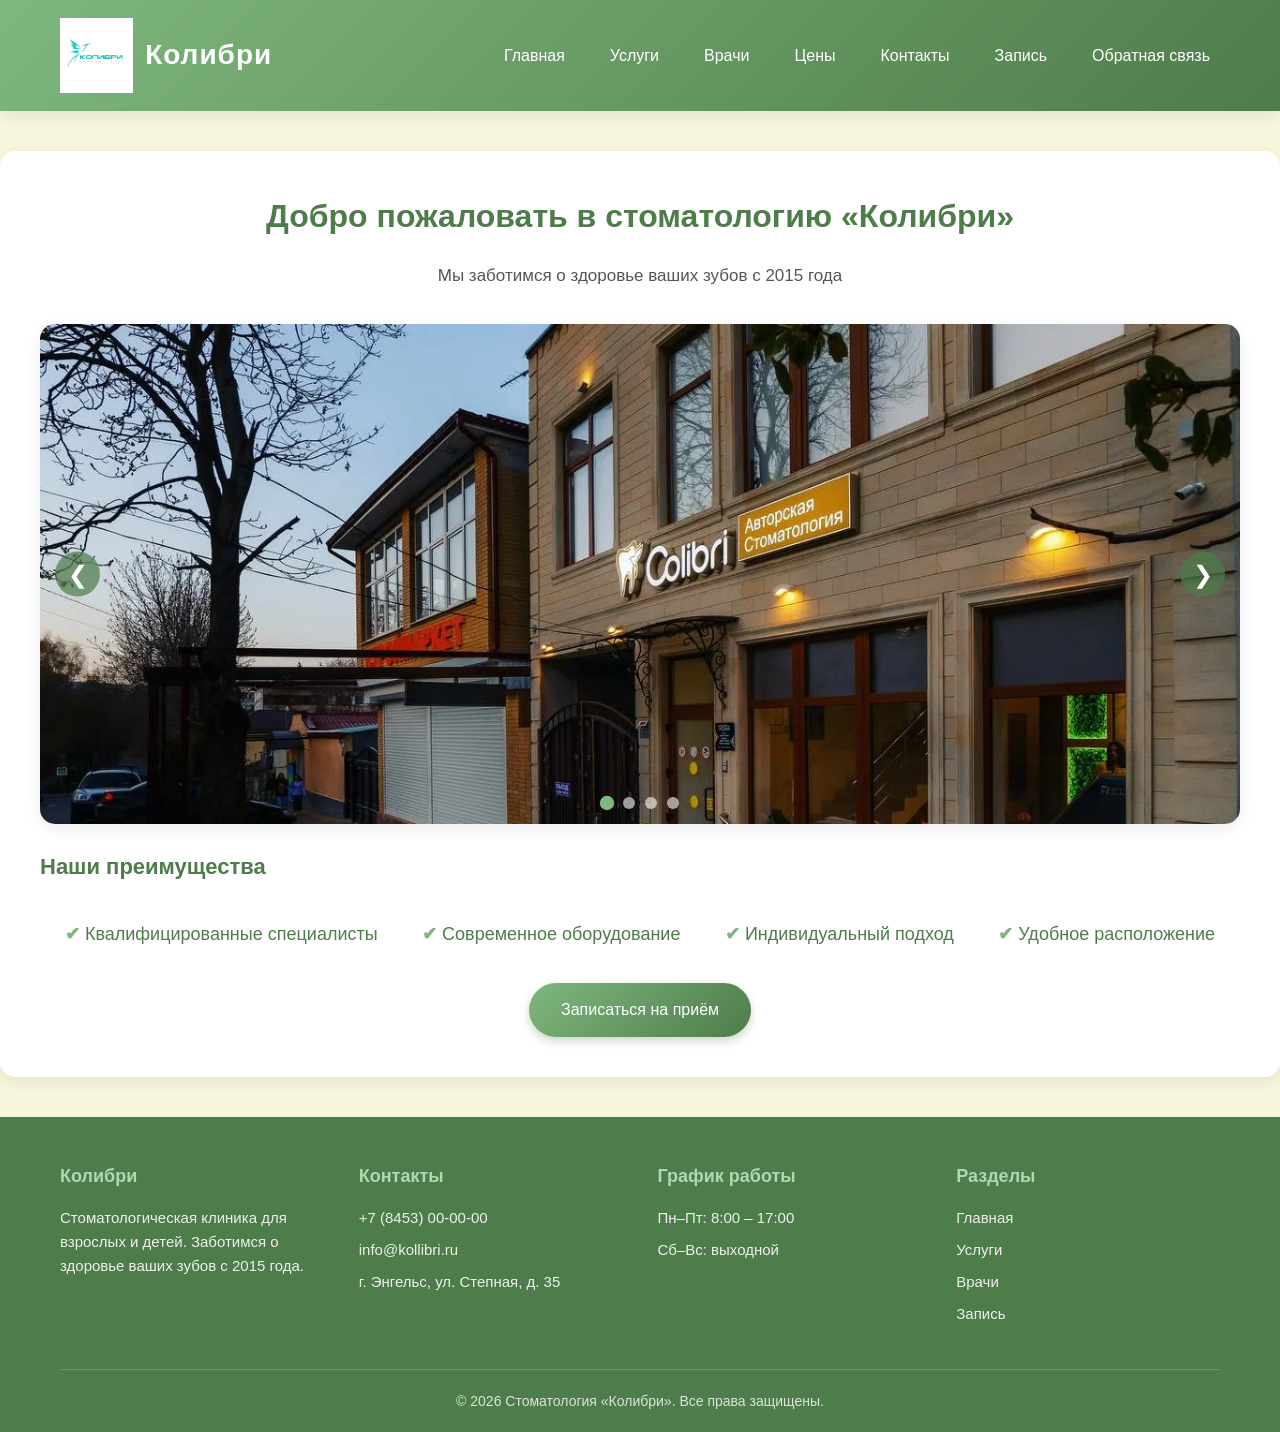
<file: index.html>
<!DOCTYPE html>
<html lang="ru">
<head>
    <meta charset="UTF-8">
    <title>Стоматология «Колибри» — Главная</title>
    <link rel="stylesheet" href="css/style.css">
</head>
<body>

<!-- ===== ШАПКА САЙТА ===== -->
<header class="header">
    <a href="index.html" class="logo">
        <img src="img/logo.jpg" alt="Логотип Колибри">
        <span>Колибри</span>
    </a>
    <nav class="nav">
        <a href="index.html">Главная</a>
        <a href="services.html">Услуги</a>
        <a href="doctors.html">Врачи</a>
        <a href="prices.html">Цены</a>
        <a href="contacts.html">Контакты</a>
        <a href="appointment.html">Запись</a>
        <a href="feedback.html">Обратная связь</a>
    </nav>
</header>

<!-- ===== ОСНОВНОЙ КОНТЕНТ ===== -->
<main class="main">
    <h1>Добро пожаловать в стоматологию «Колибри»</h1>
    <p class="page-subtitle">Мы заботимся о здоровье ваших зубов с 2015 года</p>

    <!-- Блок: галерея фото клиники -->
    <div class="gallery">
        <div class="gallery-track">
            <img src="img/vhod.jpg" alt="Вход в клинику">
            <img src="img/vnutri.jpg" alt="Кабинет">
            <img src="img/cab.jpg" alt="Ресепшн">
            <img src="img/cab2.jpg" alt="Оборудование">
        </div>
        <button type="button" class="gallery-btn gallery-prev">&#10094;</button>
        <button type="button" class="gallery-btn gallery-next">&#10095;</button>
        <div class="gallery-dots"></div>
    </div>

    <h2>Наши преимущества</h2>
    <ul class="advantages">
        <li>Квалифицированные специалисты</li>
        <li>Современное оборудование</li>
        <li>Индивидуальный подход</li>
        <li>Удобное расположение</li>
    </ul>

    <div style="text-align:center;">
        <a href="appointment.html" class="btn">Записаться на приём</a>
    </div>
</main>

<!-- ===== ПОДВАЛ САЙТА ===== -->
<footer class="footer">
    <div class="footer-content">
        <div class="footer-col">
            <h3>Колибри</h3>
            <p>Стоматологическая клиника для взрослых и детей. Заботимся о здоровье ваших зубов с 2015 года.</p>
        </div>
        <div class="footer-col">
            <h3>Контакты</h3>
            <p><a href="tel:+78453000000">+7 (8453) 00-00-00</a></p>
            <p><a href="mailto:info@kollibri.ru">info@kollibri.ru</a></p>
            <p>г. Энгельс, ул. Степная, д. 35</p>
        </div>
        <div class="footer-col">
            <h3>График работы</h3>
            <p>Пн–Пт: 8:00 – 17:00</p>
            <p>Сб–Вс: выходной</p>
        </div>
        <div class="footer-col">
            <h3>Разделы</h3>
            <p><a href="index.html">Главная</a></p>
            <p><a href="services.html">Услуги</a></p>
            <p><a href="doctors.html">Врачи</a></p>
            <p><a href="appointment.html">Запись</a></p>
        </div>
    </div>
    <div class="footer-bottom">
        <p>© 2026 Стоматология «Колибри». Все права защищены.</p>
    </div>
</footer>

<script src="js/script.js"></script>
</body>
</html>
</file>
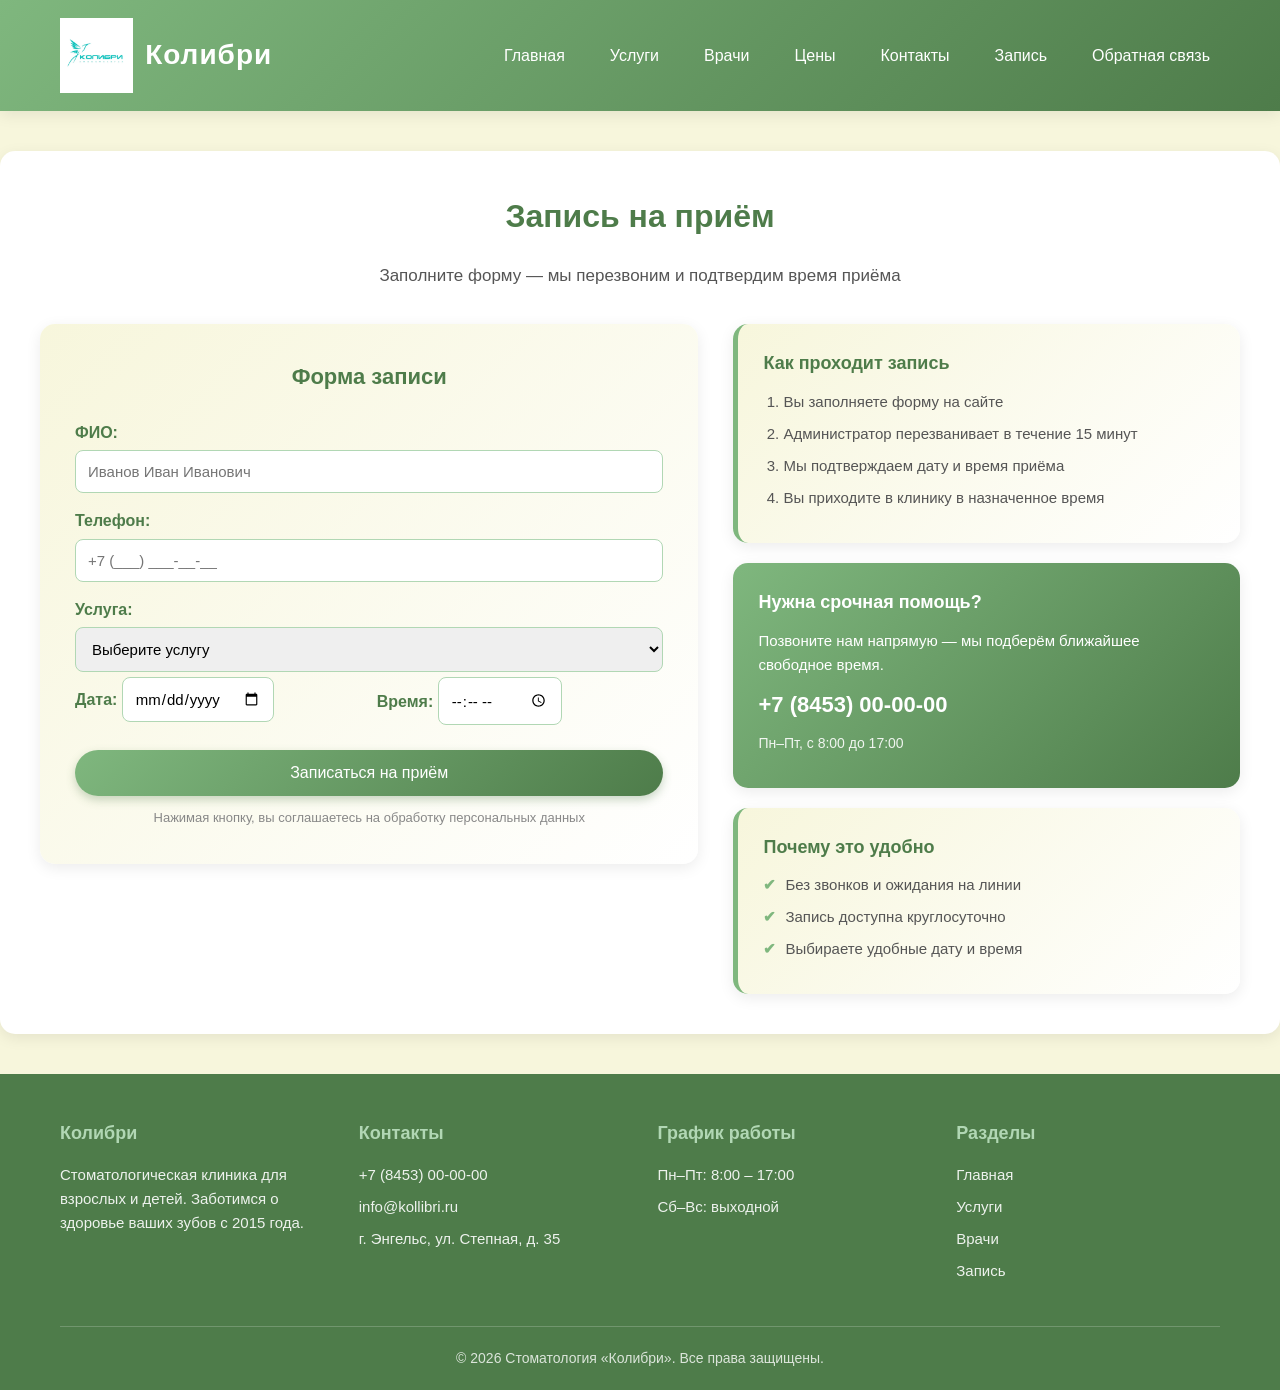
<file: appointment.html>
<!DOCTYPE html>
<html lang="ru">
<head>
    <meta charset="UTF-8">
    <title>Запись на приём — Стоматология «Колибри»</title>
    <link rel="stylesheet" href="css/style.css">
</head>
<body>

<!-- ===== ШАПКА САЙТА ===== -->
<header class="header">
  <a href="index.html" class="logo">
        <img src="img/logo.jpg" alt="Логотип Колибри">
        <span>Колибри</span>
    </a>
    <nav class="nav">
        <a href="index.html">Главная</a>
        <a href="services.html">Услуги</a>
        <a href="doctors.html">Врачи</a>
        <a href="prices.html">Цены</a>
        <a href="contacts.html">Контакты</a>
        <a href="appointment.html">Запись</a>
        <a href="feedback.html">Обратная связь</a>
    </nav>
</header>

<!-- ===== ОСНОВНОЙ КОНТЕНТ ===== -->
<main class="main">
    <h1>Запись на приём</h1>
    <p class="page-subtitle">Заполните форму — мы перезвоним и подтвердим время приёма</p>

    <div class="appointment-grid">

        <!-- Блок: форма онлайн-записи -->
        <!-- Атрибут action убран, чтобы браузер не знал, куда отправлять данные -->
        <form class="form" method="post" onsubmit="return validateAndSubmit(event)">
            <h2>Форма записи</h2>

            <label>ФИО:</label>
            <input type="text" name="name" placeholder="Иванов Иван Иванович" required>

            <label>Телефон:</label>
            <input type="tel" name="phone" placeholder="+7 (___) ___-__-__" required>

            <label>Услуга:</label>
            <select name="service" required>
                <option value="">Выберите услугу</option>
                <option>Терапия</option>
            <option>Ортодонтия</option>
            <option>Имплантация</option>
            <option>Детская стоматология</option>
            </select>

            <div class="form-row">
                <div>
                    <label>Дата:</label>
                    <input type="date" name="date" required>
                </div>
                <div>
                    <label>Время:</label>
                    <input type="time" name="time" required>
                </div>
            </div>

            <button type="submit" class="btn">Записаться на приём</button>
            <p class="form-hint">Нажимая кнопку, вы соглашаетесь на обработку персональных данных</p>
        </form>

        <!-- Блок: полезная информация -->
        <aside class="appointment-info">
            <div class="info-card">
                <h3>Как проходит запись</h3>
                <ol class="steps-list">
                    <li>Вы заполняете форму на сайте</li>
                    <li>Администратор перезванивает в течение 15 минут</li>
                    <li>Мы подтверждаем дату и время приёма</li>
                    <li>Вы приходите в клинику в назначенное время</li>
                </ol>
            </div>

            <div class="info-card accent">
                <h3>Нужна срочная помощь?</h3>
                <p>Позвоните нам напрямую — мы подберём ближайшее свободное время.</p>
                <p class="phone">+7 (8453) 00-00-00</p>
                <p class="work-time">Пн–Пт, с 8:00 до 17:00</p>
            </div>

            <div class="info-card">
                <h3>Почему это удобно</h3>
                <ul class="benefits-list">
                    <li>Без звонков и ожидания на линии</li>
                    <li>Запись доступна круглосуточно</li>
                    <li>Выбираете удобные дату и время</li>
                </ul>
            </div>
        </aside>
    </div>
</main>

<!-- ===== ПОДВАЛ САЙТА ===== -->
<footer class="footer">
    <div class="footer-content">
        <div class="footer-col">
            <h3>Колибри</h3>
            <p>Стоматологическая клиника для взрослых и детей. Заботимся о здоровье ваших зубов с 2015 года.</p>
        </div>
        <div class="footer-col">
            <h3>Контакты</h3>
            <p><a href="tel:+78453000000">+7 (8453) 00-00-00</a></p>
            <p><a href="mailto:info@kollibri.ru">info@kollibri.ru</a></p>
            <p>г. Энгельс, ул. Степная, д. 35</p>
        </div>
        <div class="footer-col">
            <h3>График работы</h3>
            <p>Пн–Пт: 8:00 – 17:00</p>
            <p>Сб–Вс: выходной</p>
        </div>
        <div class="footer-col">
            <h3>Разделы</h3>
            <p><a href="index.html">Главная</a></p>
            <p><a href="services.html">Услуги</a></p>
            <p><a href="doctors.html">Врачи</a></p>
            <p><a href="appointment.html">Запись</a></p>
        </div>
    </div>
    <div class="footer-bottom">
        <p>© 2026 Стоматология «Колибри». Все права защищены.</p>
    </div>
</footer>

<!-- Скрипт для проверки и имитации отправки -->
<script>
function validateAndSubmit(event) {
    // Получаем значения полей
    const phone = document.querySelector('input[name="phone"]').value.trim();
    const name = document.querySelector('input[name="name"]').value.trim();
    const service = document.querySelector('select[name="service"]').value;
    const date = document.querySelector('input[name="date"]').value;
    const time = document.querySelector('input[name="time"]').value;

    // Регулярное выражение для строгой проверки российского номера
    const phonePattern = /^(\+7|8)?[\s\-]?$?\d{3}$?[\s\-]?\d{3}[\s\-]?\d{2}[\s\-]?\d{2}$/;

    // Проверяем телефон
    if (!phonePattern.test(phone)) {
        alert('Пожалуйста, введите корректный номер телефона (например: +7 (999) 123-45-67)');
        event.preventDefault(); 
        return false;
    }

    // Проверяем, что все обязательные поля заполнены
    if (!name || !service || !date || !time) {
        alert('Пожалуйста, заполните все поля формы.');
        event.preventDefault();
        return false;
    }

    // Имитация отправки данных
    alert('Заявка успешно отправлена! Администратор свяжется с вами в течение 15 минут.');

    // Очистка всех полей формы после успешной "отправки"
    event.target.reset();

    // ГЛАВНАЯ СТРОКА: она окончательно блокирует любое действие браузера по умолчанию
    event.preventDefault();
    return false;
}
</script>

</body>
</html>
</file>
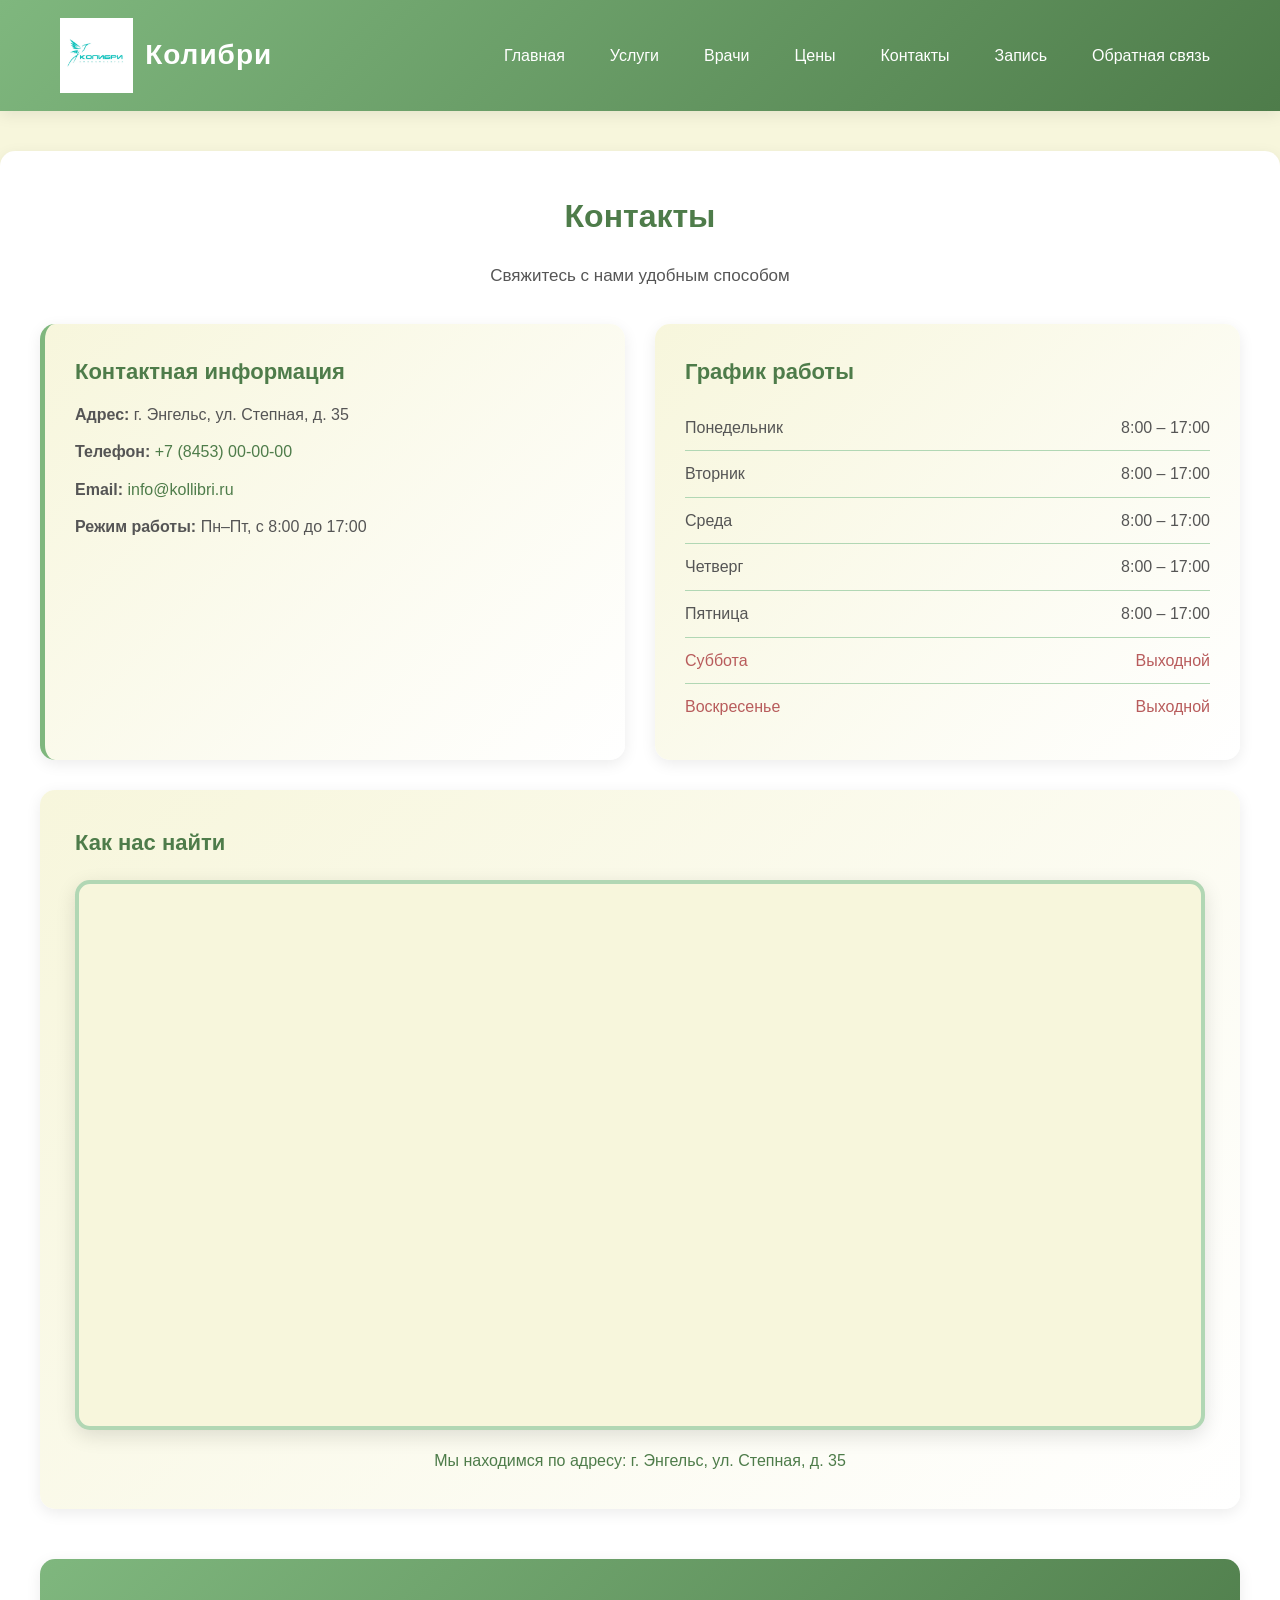
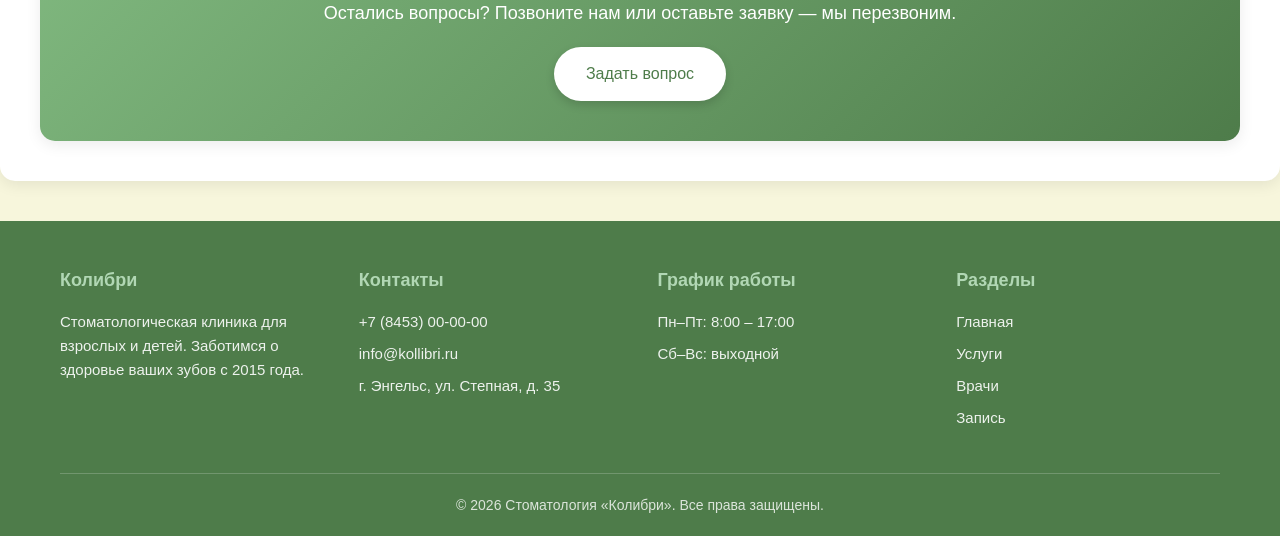
<file: contacts.html>
<!DOCTYPE html>
<html lang="ru">
<head>
    <meta charset="UTF-8">
    <title>Контакты — Стоматология «Колибри»</title>
    <link rel="stylesheet" href="css/style.css">
</head>
<body>

<!-- ===== ШАПКА САЙТА ===== -->
<header class="header">
    <a href="index.html" class="logo">
        <img src="img/logo.jpg" alt="Логотип Колибри">
        <span>Колибри</span>
    </a>
    <nav class="nav">
        <a href="index.html">Главная</a>
        <a href="services.html">Услуги</a>
        <a href="doctors.html">Врачи</a>
        <a href="prices.html">Цены</a>
        <a href="contacts.html">Контакты</a>
        <a href="appointment.html">Запись</a>
        <a href="feedback.html">Обратная связь</a>
    </nav>
</header>

<!-- ===== ОСНОВНОЙ КОНТЕНТ ===== -->
<main class="main">
    <h1>Контакты</h1>
    <p class="page-subtitle">Свяжитесь с нами удобным способом</p>

    <!-- Блок: контакты + график -->
    <div class="contacts-grid">

        <div class="contact-info">
            <h2>Контактная информация</h2>
            <p><strong>Адрес:</strong> г. Энгельс, ул. Степная, д. 35</p>
            <p><strong>Телефон:</strong> <a href="tel:+78453000000">+7 (8453) 00-00-00</a></p>
            <p><strong>Email:</strong> <a href="mailto:info@kollibri.ru">info@kollibri.ru</a></p>
            <p><strong>Режим работы:</strong> Пн–Пт, с 8:00 до 17:00</p>
        </div>

        <div class="schedule">
            <h2>График работы</h2>
            <ul class="schedule-list">
                <li><span>Понедельник</span><span>8:00 – 17:00</span></li>
                <li><span>Вторник</span><span>8:00 – 17:00</span></li>
                <li><span>Среда</span><span>8:00 – 17:00</span></li>
                <li><span>Четверг</span><span>8:00 – 17:00</span></li>
                <li><span>Пятница</span><span>8:00 – 17:00</span></li>
                <li class="weekend"><span>Суббота</span><span>Выходной</span></li>
                <li class="weekend"><span>Воскресенье</span><span>Выходной</span></li>
            </ul>
        </div>

    </div>

    <!-- Блок: карта -->
    <div class="map-block">
        <h2>Как нас найти</h2>
        <div class="map-container">
            <iframe 
                src="https://yandex.ru/map-widget/v1/?text=Энгельс%2C%20Степная%2035&z=16"
                width="100%" 
                height="100%" 
                frameborder="0"
                title="Карта проезда к стоматологии Колибри"
                loading="lazy"
                allowfullscreen>
            </iframe>
        </div>
        <p class="map-hint">Мы находимся по адресу: г. Энгельс, ул. Степная, д. 35</p>
    </div>

    <!-- Блок: призыв к действию -->
    <div class="cta-block">
        <p>Остались вопросы? Позвоните нам или оставьте заявку — мы перезвоним.</p>
        <a href="feedback.html" class="btn">Задать вопрос</a>
    </div>
</main>

<!-- ===== ПОДВАЛ САЙТА ===== -->
<footer class="footer">
    <div class="footer-content">
        <div class="footer-col">
            <h3>Колибри</h3>
            <p>Стоматологическая клиника для взрослых и детей. Заботимся о здоровье ваших зубов с 2015 года.</p>
        </div>
        <div class="footer-col">
            <h3>Контакты</h3>
            <p><a href="tel:+78453000000">+7 (8453) 00-00-00</a></p>
            <p><a href="mailto:info@kollibri.ru">info@kollibri.ru</a></p>
            <p>г. Энгельс, ул. Степная, д. 35</p>
        </div>
        <div class="footer-col">
            <h3>График работы</h3>
            <p>Пн–Пт: 8:00 – 17:00</p>
            <p>Сб–Вс: выходной</p>
        </div>
        <div class="footer-col">
            <h3>Разделы</h3>
            <p><a href="index.html">Главная</a></p>
            <p><a href="services.html">Услуги</a></p>
            <p><a href="doctors.html">Врачи</a></p>
            <p><a href="appointment.html">Запись</a></p>
        </div>
    </div>
    <div class="footer-bottom">
        <p>© 2026 Стоматология «Колибри». Все права защищены.</p>
    </div>
</footer>

</body>
</html>
</file>
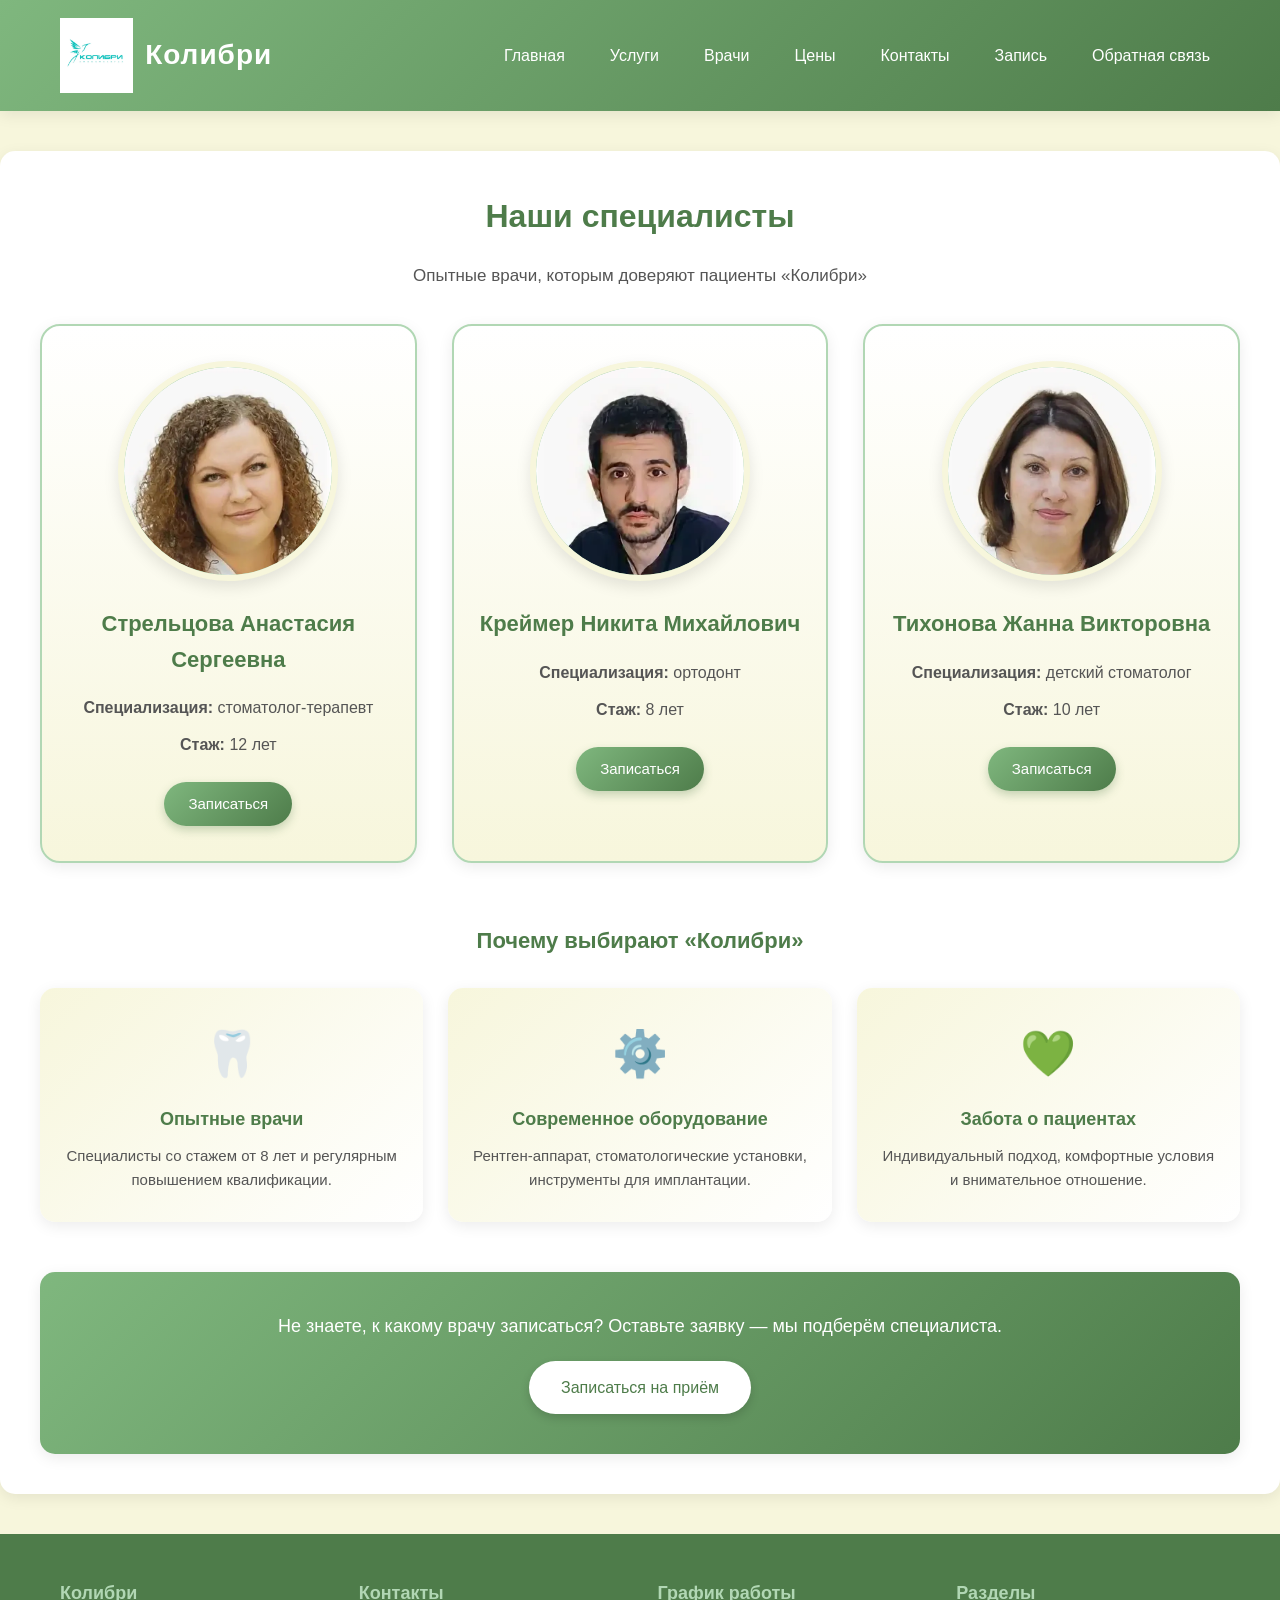
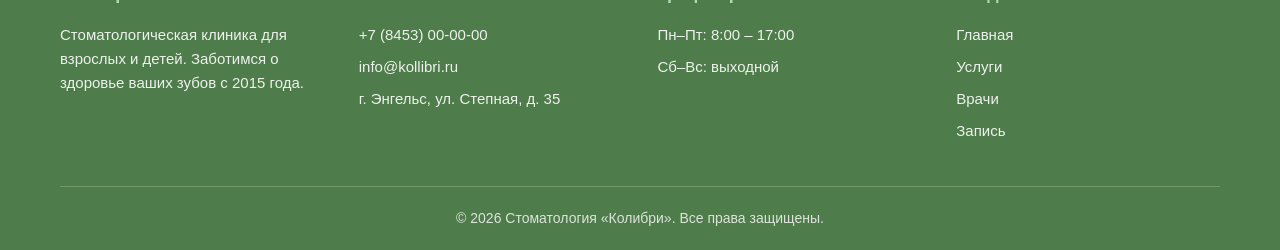
<file: doctors.html>
<!DOCTYPE html>
<html lang="ru">
<head>
    <meta charset="UTF-8">
    <title>Врачи — Стоматология «Колибри»</title>
    <link rel="stylesheet" href="css/style.css">
</head>
<body>

<!-- ===== ШАПКА САЙТА ===== -->
<header class="header">
    <a href="index.html" class="logo">
        <img src="img/logo.jpg" alt="Логотип Колибри">
        <span>Колибри</span>
    </a>
    <nav class="nav">
        <a href="index.html">Главная</a>
        <a href="services.html">Услуги</a>
        <a href="doctors.html">Врачи</a>
        <a href="prices.html">Цены</a>
        <a href="contacts.html">Контакты</a>
        <a href="appointment.html">Запись</a>
        <a href="feedback.html">Обратная связь</a>
    </nav>
</header>

<!-- ===== ОСНОВНОЙ КОНТЕНТ ===== -->
<main class="main">
    <h1>Наши специалисты</h1>
    <p class="doctors-subtitle">Опытные врачи, которым доверяют пациенты «Колибри»</p>

    <!-- Блок: сетка врачей -->
    <div class="doctors-grid">

        <div class="doctor-card">
            <div class="doctor-photo">
                <img src="img/strelec.jpg" alt="Стрельцова А.С.">
            </div>
            <h2>Стрельцова Анастасия Сергеевна</h2>
            <p><strong>Специализация:</strong> стоматолог-терапевт</p>
            <p><strong>Стаж:</strong> 12 лет</p>
            <a href="appointment.html" class="btn btn-small">Записаться</a>
        </div>

        <div class="doctor-card">
            <div class="doctor-photo">
                <img src="img/cremer.jpg" alt="Креймер Н.М.">
            </div>
            <h2>Креймер Никита Михайлович</h2>
            <p><strong>Специализация:</strong> ортодонт</p>
            <p><strong>Стаж:</strong> 8 лет</p>
            <a href="appointment.html" class="btn btn-small">Записаться</a>
        </div>

        <div class="doctor-card">
            <div class="doctor-photo">
                <img src="img/tihonova.jpg" alt="Тихонова Ж.В.">
            </div>
            <h2>Тихонова Жанна Викторовна</h2>
            <p><strong>Специализация:</strong> детский стоматолог</p>
            <p><strong>Стаж:</strong> 10 лет</p>
            <a href="appointment.html" class="btn btn-small">Записаться</a>
        </div>

    </div>

    <!-- Блок: почему выбирают нас -->
    <h2 class="clinic-title">Почему выбирают «Колибри»</h2>
    <div class="why-us">
        <div class="why-card">
            <div class="why-icon">🦷</div>
            <h3>Опытные врачи</h3>
            <p>Специалисты со стажем от 8 лет и регулярным повышением квалификации.</p>
        </div>
        <div class="why-card">
            <div class="why-icon">⚙️</div>
            <h3>Современное оборудование</h3>
            <p>Рентген-аппарат, стоматологические установки, инструменты для имплантации.</p>
        </div>
        <div class="why-card">
            <div class="why-icon">💚</div>
            <h3>Забота о пациентах</h3>
            <p>Индивидуальный подход, комфортные условия и внимательное отношение.</p>
        </div>
    </div>

    <div class="cta-block">
        <p>Не знаете, к какому врачу записаться? Оставьте заявку — мы подберём специалиста.</p>
        <a href="appointment.html" class="btn">Записаться на приём</a>
    </div>
</main>

<!-- ===== ПОДВАЛ САЙТА ===== -->
<footer class="footer">
    <div class="footer-content">
        <div class="footer-col">
            <h3>Колибри</h3>
            <p>Стоматологическая клиника для взрослых и детей. Заботимся о здоровье ваших зубов с 2015 года.</p>
        </div>
        <div class="footer-col">
            <h3>Контакты</h3>
            <p><a href="tel:+78453000000">+7 (8453) 00-00-00</a></p>
            <p><a href="mailto:info@kollibri.ru">info@kollibri.ru</a></p>
            <p>г. Энгельс, ул. Степная, д. 35</p>
        </div>
        <div class="footer-col">
            <h3>График работы</h3>
            <p>Пн–Пт: 8:00 – 17:00</p>
            <p>Сб–Вс: выходной</p>
        </div>
        <div class="footer-col">
            <h3>Разделы</h3>
            <p><a href="index.html">Главная</a></p>
            <p><a href="services.html">Услуги</a></p>
            <p><a href="doctors.html">Врачи</a></p>
            <p><a href="appointment.html">Запись</a></p>
        </div>
    </div>
    <div class="footer-bottom">
        <p>© 2026 Стоматология «Колибри». Все права защищены.</p>
    </div>
</footer>

</body>
</html>
</file>
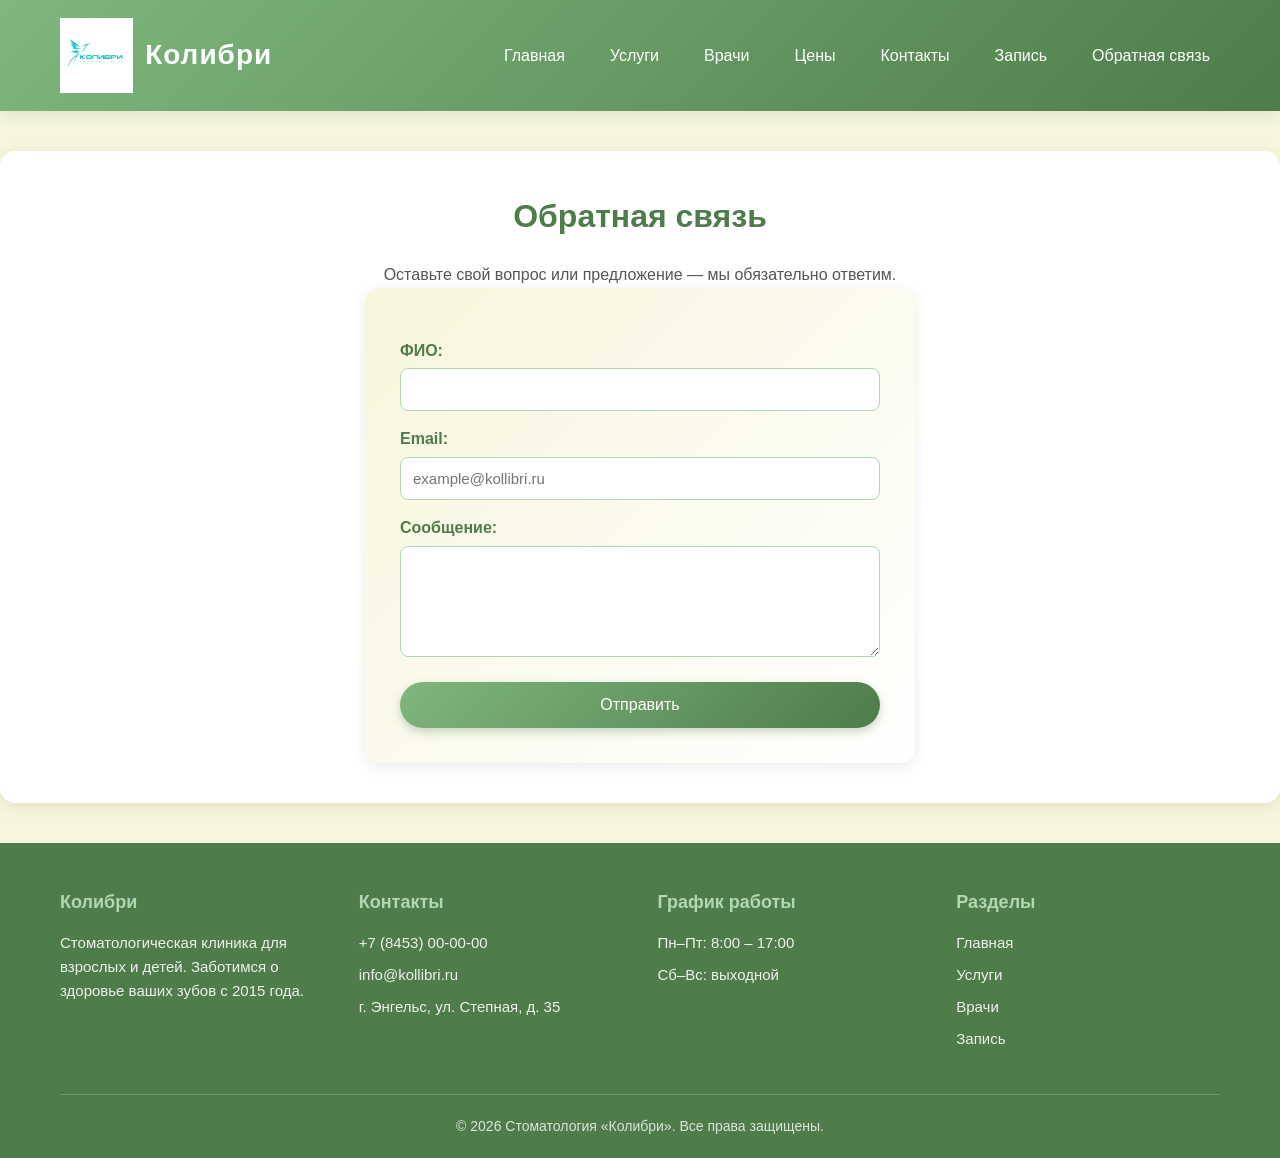
<file: feedback.html>
<!DOCTYPE html>
<html lang="ru">
<head>
    <meta charset="UTF-8">
    <title>Обратная связь — Стоматология «Колибри»</title>
    <link rel="stylesheet" href="css/style.css">
</head>
<body>

<!-- ===== ШАПКА САЙТА ===== -->
<header class="header">
    <a href="index.html" class="logo">
        <img src="img/logo.jpg" alt="Логотип Колибри">
        <span>Колибри</span>
    </a>
    <nav class="nav">
        <a href="index.html">Главная</a>
        <a href="services.html">Услуги</a>
        <a href="doctors.html">Врачи</a>
        <a href="prices.html">Цены</a>
        <a href="contacts.html">Контакты</a>
        <a href="appointment.html">Запись</a>
        <a href="feedback.html">Обратная связь</a>
    </nav>
</header>

<!-- ===== ОСНОВНОЙ КОНТЕНТ ===== -->
<main class="main">
    <h1>Обратная связь</h1>
    <p style="text-align:center;">Оставьте свой вопрос или предложение — мы обязательно ответим.</p>

    <!-- Блок: форма обратной связи -->
    <form class="form" action="#" method="post">
        <label>ФИО:</label>
        <input type="text" name="name" required>

<label>Email:</label>
<input type="email" name="email" placeholder="example@kollibri.ru" pattern="^[a-zA-Z0-9._%+-]+@kollibri\.ru$" title="Пожалуйста, укажите почту в домене @kollibri.ru" required>

        <label>Сообщение:</label>
        <textarea name="message" rows="5" required></textarea>

        <button type="submit" class="btn">Отправить</button>
    </form>
</main>

<!-- ===== ПОДВАЛ САЙТА ===== -->
<footer class="footer">
    <div class="footer-content">
        <div class="footer-col">
            <h3>Колибри</h3>
            <p>Стоматологическая клиника для взрослых и детей. Заботимся о здоровье ваших зубов с 2015 года.</p>
        </div>
        <div class="footer-col">
            <h3>Контакты</h3>
            <p><a href="tel:+78453000000">+7 (8453) 00-00-00</a></p>
            <p><a href="mailto:info@kollibri.ru">info@kollibri.ru</a></p>
            <p>г. Энгельс, ул. Степная, д. 35</p>
        </div>
        <div class="footer-col">
            <h3>График работы</h3>
            <p>Пн–Пт: 8:00 – 17:00</p>
            <p>Сб–Вс: выходной</p>
        </div>
        <div class="footer-col">
            <h3>Разделы</h3>
            <p><a href="index.html">Главная</a></p>
            <p><a href="services.html">Услуги</a></p>
            <p><a href="doctors.html">Врачи</a></p>
            <p><a href="appointment.html">Запись</a></p>
        </div>
    </div>
    <div class="footer-bottom">
        <p>© 2026 Стоматология «Колибри». Все права защищены.</p>
    </div>
</footer>
</body>
</html>
</file>
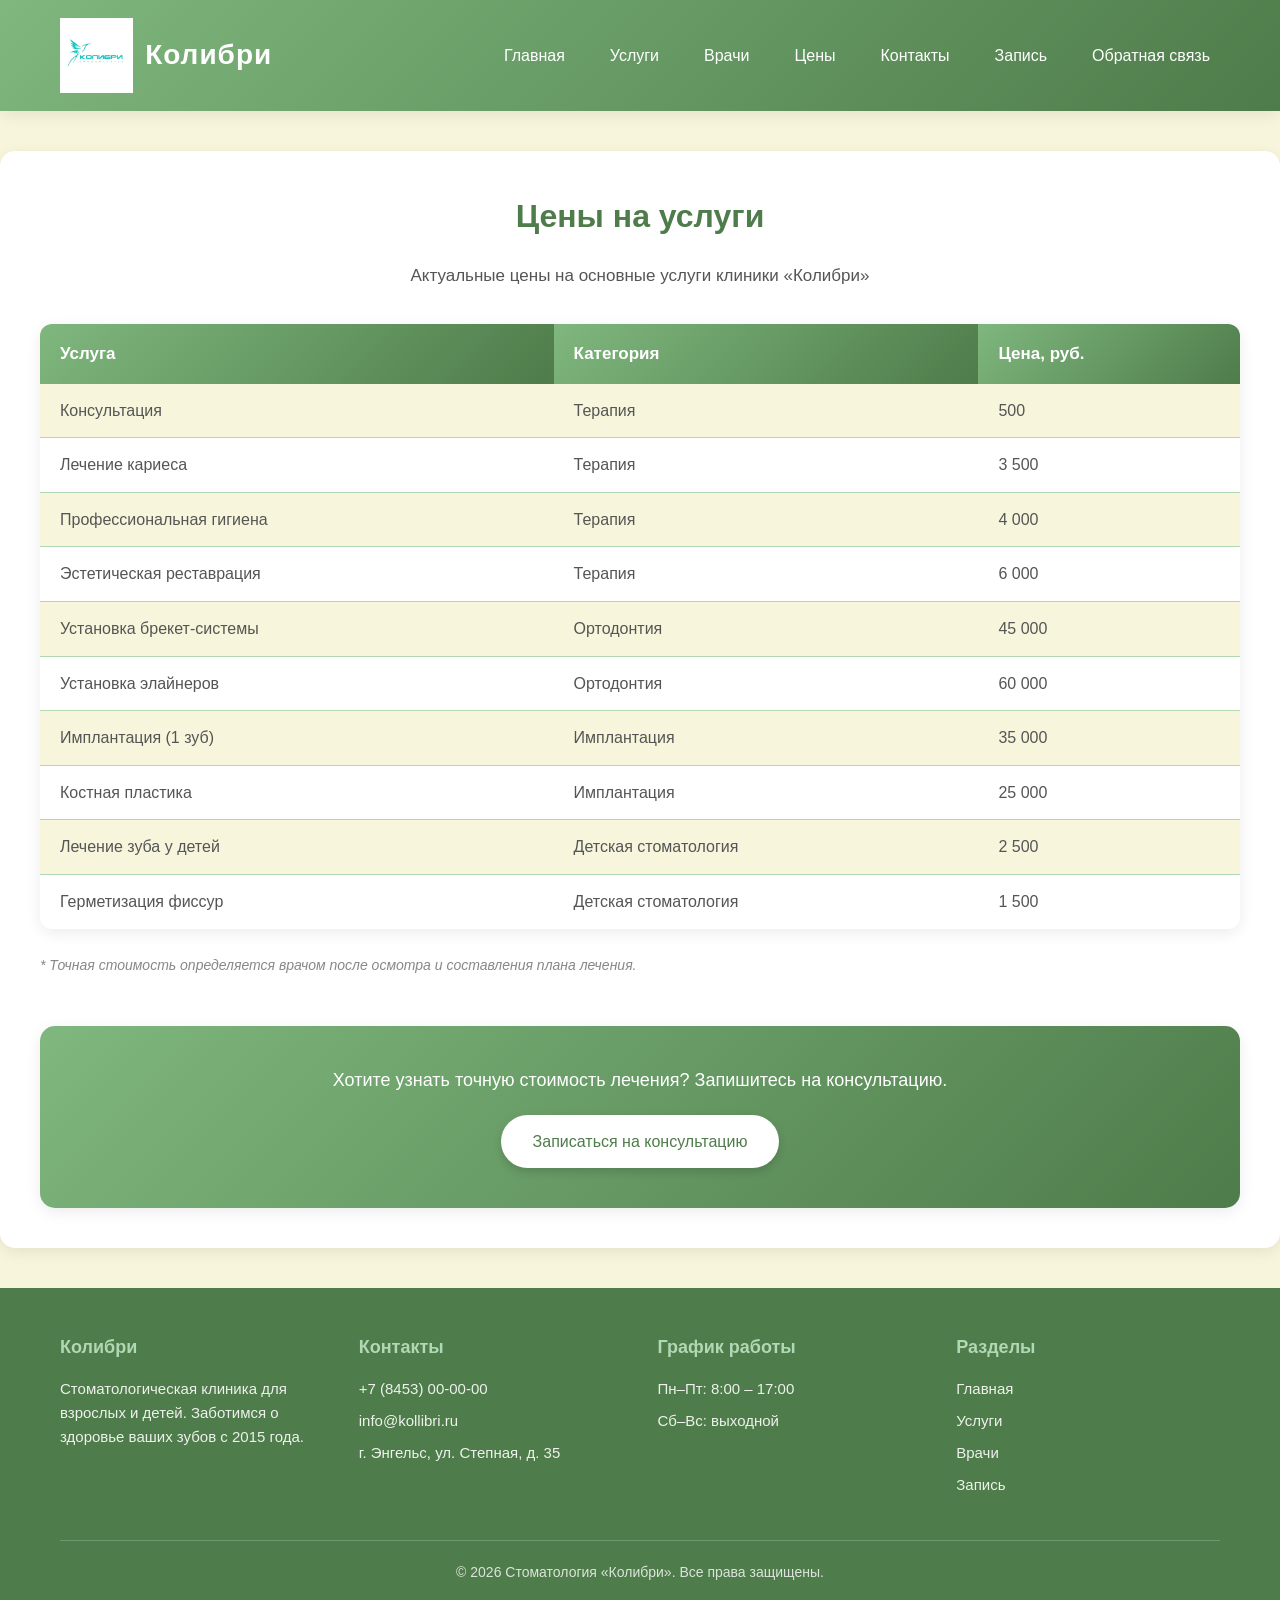
<file: prices.html>
<!DOCTYPE html>
<html lang="ru">
<head>
    <meta charset="UTF-8">
    <title>Цены — Стоматология «Колибри»</title>
    <link rel="stylesheet" href="css/style.css">
</head>
<body>

<!-- ===== ШАПКА САЙТА ===== -->
<header class="header">
    <a href="index.html" class="logo">
        <img src="img/logo.jpg" alt="Логотип Колибри">
        <span>Колибри</span>
    </a>
    <nav class="nav">
        <a href="index.html">Главная</a>
        <a href="services.html">Услуги</a>
        <a href="doctors.html">Врачи</a>
        <a href="prices.html">Цены</a>
        <a href="contacts.html">Контакты</a>
        <a href="appointment.html">Запись</a>
        <a href="feedback.html">Обратная связь</a>
    </nav>
</header>

<!-- ===== ОСНОВНОЙ КОНТЕНТ ===== -->
<main class="main">
    <h1>Цены на услуги</h1>
    <p class="page-subtitle">Актуальные цены на основные услуги клиники «Колибри»</p>

    <table class="price-table">
        <tr>
            <th>Услуга</th>
            <th>Категория</th>
            <th>Цена, руб.</th>
        </tr>
        <tr><td>Консультация</td><td>Терапия</td><td>500</td></tr>
        <tr><td>Лечение кариеса</td><td>Терапия</td><td>3 500</td></tr>
        <tr><td>Профессиональная гигиена</td><td>Терапия</td><td>4 000</td></tr>
        <tr><td>Эстетическая реставрация</td><td>Терапия</td><td>6 000</td></tr>
        <tr><td>Установка брекет-системы</td><td>Ортодонтия</td><td>45 000</td></tr>
        <tr><td>Установка элайнеров</td><td>Ортодонтия</td><td>60 000</td></tr>
        <tr><td>Имплантация (1 зуб)</td><td>Имплантация</td><td>35 000</td></tr>
        <tr><td>Костная пластика</td><td>Имплантация</td><td>25 000</td></tr>
        <tr><td>Лечение зуба у детей</td><td>Детская стоматология</td><td>2 500</td></tr>
        <tr><td>Герметизация фиссур</td><td>Детская стоматология</td><td>1 500</td></tr>
    </table>

    <p class="price-note">* Точная стоимость определяется врачом после осмотра и составления плана лечения.</p>

    <div class="cta-block">
        <p>Хотите узнать точную стоимость лечения? Запишитесь на консультацию.</p>
        <a href="appointment.html" class="btn">Записаться на консультацию</a>
    </div>
</main>

<!-- ===== ПОДВАЛ САЙТА ===== -->
<footer class="footer">
    <div class="footer-content">
        <div class="footer-col">
            <h3>Колибри</h3>
            <p>Стоматологическая клиника для взрослых и детей. Заботимся о здоровье ваших зубов с 2015 года.</p>
        </div>
        <div class="footer-col">
            <h3>Контакты</h3>
            <p><a href="tel:+78453000000">+7 (8453) 00-00-00</a></p>
            <p><a href="mailto:info@kollibri.ru">info@kollibri.ru</a></p>
            <p>г. Энгельс, ул. Степная, д. 35</p>
        </div>
        <div class="footer-col">
            <h3>График работы</h3>
            <p>Пн–Пт: 8:00 – 17:00</p>
            <p>Сб–Вс: выходной</p>
        </div>
        <div class="footer-col">
            <h3>Разделы</h3>
            <p><a href="index.html">Главная</a></p>
            <p><a href="services.html">Услуги</a></p>
            <p><a href="doctors.html">Врачи</a></p>
            <p><a href="appointment.html">Запись</a></p>
        </div>
    </div>
    <div class="footer-bottom">
        <p>© 2026 Стоматология «Колибри». Все права защищены.</p>
    </div>
</footer>

</body>
</html>
</file>
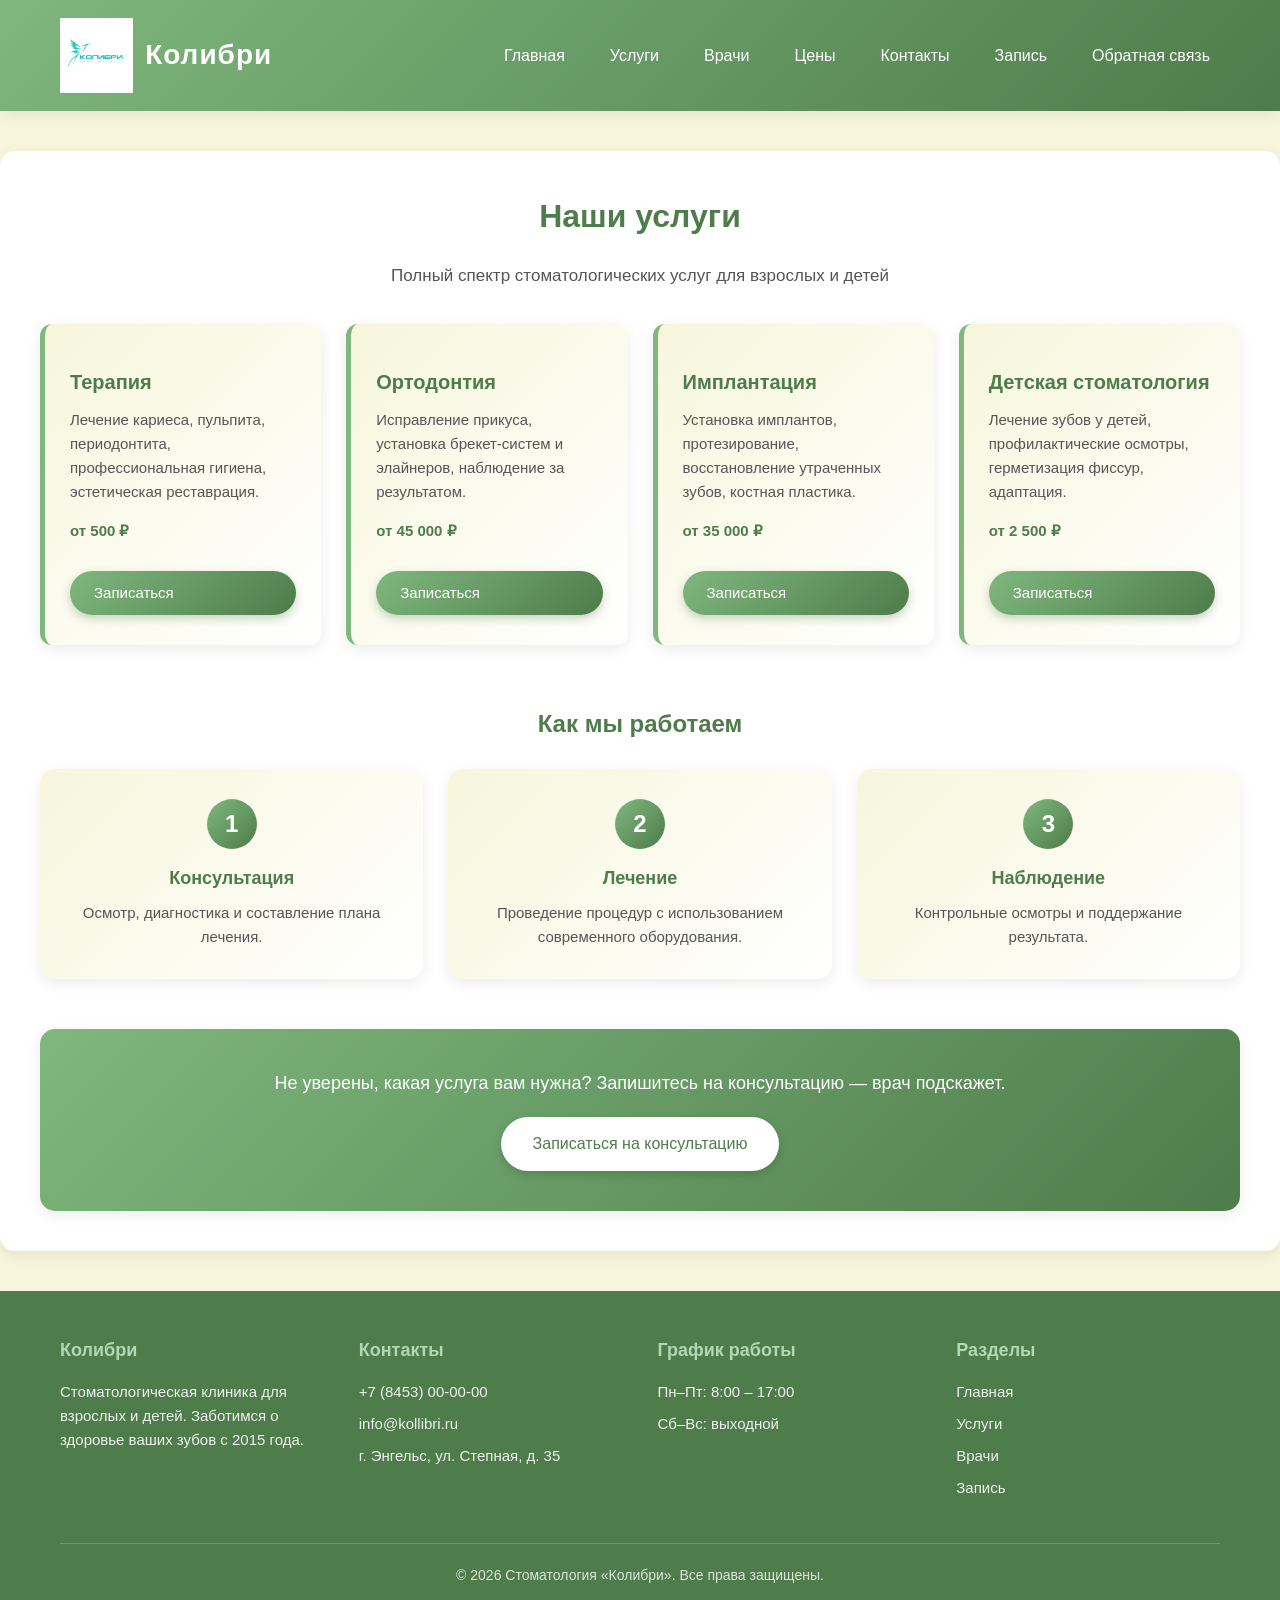
<file: services.html>
<!DOCTYPE html>
<html lang="ru">
<head>
    <meta charset="UTF-8">
    <title>Услуги — Стоматология «Колибри»</title>
    <link rel="stylesheet" href="css/style.css">
</head>
<body>

<!-- ===== ШАПКА САЙТА ===== -->
<header class="header">
    <a href="index.html" class="logo">
        <img src="img/logo.jpg" alt="Логотип Колибри">
        <span>Колибри</span>
    </a>
    <nav class="nav">
        <a href="index.html">Главная</a>
        <a href="services.html">Услуги</a>
        <a href="doctors.html">Врачи</a>
        <a href="prices.html">Цены</a>
        <a href="contacts.html">Контакты</a>
        <a href="appointment.html">Запись</a>
        <a href="feedback.html">Обратная связь</a>
    </nav>
</header>

<!-- ===== ОСНОВНОЙ КОНТЕНТ ===== -->
<main class="main">
    <h1>Наши услуги</h1>
    <p class="page-subtitle">Полный спектр стоматологических услуг для взрослых и детей</p>

    <!-- Блок: сетка услуг -->
    <div class="services-grid">

        <div class="service-card">
            <div class="service-icon"></div>
            <h2>Терапия</h2>
            <p>Лечение кариеса, пульпита, периодонтита, профессиональная гигиена, эстетическая реставрация.</p>
            <p class="service-price">от 500 ₽</p>
            <a href="appointment.html" class="btn btn-small">Записаться</a>
        </div>

        <div class="service-card">
            <div class="service-icon"></div>
            <h2>Ортодонтия</h2>
            <p>Исправление прикуса, установка брекет-систем и элайнеров, наблюдение за результатом.</p>
            <p class="service-price">от 45 000 ₽</p>
            <a href="appointment.html" class="btn btn-small">Записаться</a>
        </div>

        <div class="service-card">
            <div class="service-icon"></div>
            <h2>Имплантация</h2>
            <p>Установка имплантов, протезирование, восстановление утраченных зубов, костная пластика.</p>
            <p class="service-price">от 35 000 ₽</p>
            <a href="appointment.html" class="btn btn-small">Записаться</a>
        </div>

        <div class="service-card">
            <div class="service-icon"></div>
            <h2>Детская стоматология</h2>
            <p>Лечение зубов у детей, профилактические осмотры, герметизация фиссур, адаптация.</p>
            <p class="service-price">от 2 500 ₽</p>
            <a href="appointment.html" class="btn btn-small">Записаться</a>
        </div>

    </div>

    <!-- Блок: как мы работаем -->
    <h2 class="section-title">Как мы работаем</h2>
    <div class="steps-grid">
        <div class="step-card">
            <div class="step-number">1</div>
            <h3>Консультация</h3>
            <p>Осмотр, диагностика и составление плана лечения.</p>
        </div>
        <div class="step-card">
            <div class="step-number">2</div>
            <h3>Лечение</h3>
            <p>Проведение процедур с использованием современного оборудования.</p>
        </div>
        <div class="step-card">
            <div class="step-number">3</div>
            <h3>Наблюдение</h3>
            <p>Контрольные осмотры и поддержание результата.</p>
        </div>
    </div>

    <div class="cta-block">
        <p>Не уверены, какая услуга вам нужна? Запишитесь на консультацию — врач подскажет.</p>
        <a href="appointment.html" class="btn">Записаться на консультацию</a>
    </div>
</main>

<!-- ===== ПОДВАЛ САЙТА ===== -->
<footer class="footer">
    <div class="footer-content">
        <div class="footer-col">
            <h3>Колибри</h3>
            <p>Стоматологическая клиника для взрослых и детей. Заботимся о здоровье ваших зубов с 2015 года.</p>
        </div>
        <div class="footer-col">
            <h3>Контакты</h3>
            <p><a href="tel:+78453000000">+7 (8453) 00-00-00</a></p>
            <p><a href="mailto:info@kollibri.ru">info@kollibri.ru</a></p>
            <p>г. Энгельс, ул. Степная, д. 35</p>
        </div>
        <div class="footer-col">
            <h3>График работы</h3>
            <p>Пн–Пт: 8:00 – 17:00</p>
            <p>Сб–Вс: выходной</p>
        </div>
        <div class="footer-col">
            <h3>Разделы</h3>
            <p><a href="index.html">Главная</a></p>
            <p><a href="services.html">Услуги</a></p>
            <p><a href="doctors.html">Врачи</a></p>
            <p><a href="appointment.html">Запись</a></p>
        </div>
    </div>
    <div class="footer-bottom">
        <p>© 2026 Стоматология «Колибри». Все права защищены.</p>
    </div>
</footer>

</body>
</html>
</file>
<file: css/style.css>
/* =========================================================
   ОБЩИЕ СТИЛИ ДЛЯ ВСЕХ СТРАНИЦ
   ========================================================= */

* {
    margin: 0;
    padding: 0;
    box-sizing: border-box;
}

:root {
    --green-main: #7FB77E;
    --green-light: #B1D7B4;
    --green-pale: #F7F6DC;
    --green-dark: #4E7C4A;
    --white: #FFFFFF;
    --gray: #555555;
    --shadow: 0 4px 15px rgba(0,0,0,0.08);
}

html, body {
    width: 100%;
    height: 100%;
}

body {
    font-family: 'Segoe UI', Arial, sans-serif;
    background-color: var(--green-pale);
    color: var(--gray);
    line-height: 1.6;
    min-height: 100vh;
    display: flex;
    flex-direction: column;
}

/* ===== ШАПКА САЙТА ===== */
.header {
    background: linear-gradient(135deg, var(--green-main), var(--green-dark));
    padding: 18px 60px;
    display: flex;
    justify-content: space-between;
    align-items: center;
    box-shadow: var(--shadow);
    position: sticky;
    top: 0;
    z-index: 100;
    width: 100%;
}

.nav {
    display: flex;
    gap: 25px;
    flex-wrap: wrap;
}

.nav a {
    color: var(--white);
    text-decoration: none;
    font-size: 16px;
    padding: 6px 10px;
    border-radius: 5px;
    transition: 0.3s;
}

.nav a:hover {
    background-color: rgba(255,255,255,0.2);
}

/* ===== ЛОГОТИП ===== */
.logo {
    display: flex;
    align-items: center;
    gap: 12px;
    text-decoration: none;
    font-size: 28px;
    font-weight: bold;
    color: var(--white);
    letter-spacing: 1px;
    transition: 0.3s;
}

.logo img {
    height: 75px;
    width: auto;
    display: block;
}

.logo:hover {
    opacity: 0.85;
}

/* ===== ОСНОВНОЙ КОНТЕНТ ===== */
.main {
    flex: 1;
    width: 100%;
    max-width: 1400px;
    margin: 40px auto;
    padding: 40px;
    background-color: var(--white);
    border-radius: 15px;
    box-shadow: var(--shadow);
}

h1 {
    color: var(--green-dark);
    font-size: 32px;
    margin-bottom: 20px;
    text-align: center;
}

h2 {
    color: var(--green-dark);
    font-size: 22px;
    margin-bottom: 12px;
}

.page-subtitle {
    text-align: center;
    font-size: 17px;
    color: var(--gray);
    margin-bottom: 35px;
}

/* ===== КНОПКА ===== */
.btn {
    display: inline-block;
    background: linear-gradient(135deg, var(--green-main), var(--green-dark));
    color: var(--white);
    padding: 14px 32px;
    border: none;
    border-radius: 30px;
    text-decoration: none;
    font-size: 16px;
    cursor: pointer;
    transition: 0.3s;
    box-shadow: 0 4px 10px rgba(78,124,74,0.3);
}

.btn:hover {
    transform: translateY(-2px);
    box-shadow: 0 6px 15px rgba(78,124,74,0.4);
}

.btn-small {
    margin-top: 18px;
    padding: 10px 24px;
    font-size: 15px;
    border-radius: 25px;
}

/* =========================================================
   ПОДВАЛ САЙТА
   ========================================================= */

.footer {
    background-color: var(--green-dark);
    color: var(--white);
    padding: 45px 60px 20px;
    width: 100%;
    margin-top: auto;
}

.footer-content {
    display: grid;
    grid-template-columns: repeat(auto-fit, minmax(220px, 1fr));
    gap: 35px;
    max-width: 1400px;
    margin: 0 auto;
}

.footer-col h3 {
    color: var(--green-light);
    font-size: 18px;
    margin-bottom: 15px;
}

.footer-col p {
    font-size: 15px;
    margin-bottom: 8px;
    color: var(--white);
    opacity: 0.9;
}

.footer-col a {
    color: var(--white);
    text-decoration: none;
    transition: 0.3s;
}

.footer-col a:hover {
    color: var(--green-light);
    text-decoration: underline;
}

.footer-bottom {
    border-top: 1px solid rgba(255,255,255,0.2);
    margin-top: 35px;
    padding-top: 20px;
    text-align: center;
}

.footer-bottom p {
    font-size: 14px;
    opacity: 0.8;
}

/* ===== УНИВЕРСАЛЬНЫЙ БЛОК ФОТО ===== */
.photo-block {
    width: 100%;
    height: 400px;
    background-color: var(--green-light);
    border-radius: 15px;
    display: flex;
    align-items: center;
    justify-content: center;
    color: var(--white);
    font-size: 20px;
    margin: 25px 0;
    overflow: hidden;
    box-shadow: var(--shadow);
}

.photo-block img {
    width: 100%;
    height: 100%;
    object-fit: cover;
}

.photo-small {
    height: 300px;
    opacity: 0.9;
    transition: 0.3s;
}

.photo-small:hover {
    opacity: 1;
}

/* =========================================================
   ГЛАВНАЯ СТРАНИЦА
   ========================================================= */

.advantages {
    list-style: none;
    margin: 25px 0;
    text-align: center;
}

.advantages li {
    display: inline-block;
    margin: 10px 20px;
    font-size: 18px;
    color: var(--green-dark);
}

.advantages li::before {
    content: "✔ ";
    color: var(--green-main);
    font-weight: bold;
}

/* ===== ГАЛЕРЕЯ ФОТО ===== */
.gallery {
    position: relative;
    width: 100%;
    height: 500px;
    border-radius: 15px;
    overflow: hidden;
    box-shadow: var(--shadow);
    margin: 25px 0;
}

.gallery-track {
    display: flex;
    height: 100%;
    transition: transform 0.5s ease;
}

.gallery-track img {
    min-width: 100%;
    height: 100%;
    object-fit: cover;
    display: block;
}

.gallery-btn {
    position: absolute;
    top: 50%;
    transform: translateY(-50%);
    background-color: rgba(78, 124, 74, 0.7);
    color: var(--white);
    border: none;
    font-size: 24px;
    width: 45px;
    height: 45px;
    border-radius: 50%;
    cursor: pointer;
    transition: 0.3s;
    z-index: 10;
}

.gallery-btn:hover {
    background-color: var(--green-dark);
}

.gallery-prev { left: 15px; }
.gallery-next { right: 15px; }

.gallery-dots {
    position: absolute;
    bottom: 15px;
    left: 50%;
    transform: translateX(-50%);
    display: flex;
    gap: 10px;
    z-index: 10;
}

.gallery-dots span {
    width: 12px;
    height: 12px;
    border-radius: 50%;
    background-color: rgba(255, 255, 255, 0.6);
    cursor: pointer;
    transition: 0.3s;
}

.gallery-dots span.active {
    background-color: var(--green-main);
    transform: scale(1.2);
}

/* =========================================================
   СТРАНИЦА «УСЛУГИ»
   ========================================================= */

.services-grid {
    display: grid;
    grid-template-columns: repeat(auto-fit, minmax(280px, 1fr));
    gap: 25px;
    margin-top: 30px;
}

.service-card {
    background: linear-gradient(135deg, var(--green-pale), var(--white));
    border-left: 5px solid var(--green-main);
    padding: 30px 25px;
    border-radius: 12px;
    box-shadow: var(--shadow);
    transition: 0.3s;
    display: flex;
    flex-direction: column;
}

.service-card:hover {
    transform: translateY(-5px);
    box-shadow: 0 8px 20px rgba(127,183,126,0.3);
}

.service-icon {
    font-size: 42px;
    margin-bottom: 12px;
}

.service-card h2 {
    font-size: 20px;
    margin-bottom: 10px;
}

.service-card p {
    font-size: 15px;
    flex-grow: 1;
}

.service-price {
    font-size: 18px;
    font-weight: bold;
    color: var(--green-dark);
    margin: 15px 0 10px;
}

/* ===== Блок «Как мы работаем» ===== */
.section-title {
    text-align: center;
    margin-top: 60px;
    margin-bottom: 25px;
    font-size: 24px;
}

.steps-grid {
    display: grid;
    grid-template-columns: repeat(auto-fit, minmax(220px, 1fr));
    gap: 25px;
}

.step-card {
    background: linear-gradient(135deg, var(--green-pale), var(--white));
    border-radius: 15px;
    padding: 30px 20px;
    text-align: center;
    box-shadow: var(--shadow);
    transition: 0.3s;
}

.step-card:hover {
    transform: translateY(-5px);
    box-shadow: 0 8px 20px rgba(127,183,126,0.3);
}

.step-number {
    width: 50px;
    height: 50px;
    background: linear-gradient(135deg, var(--green-main), var(--green-dark));
    color: var(--white);
    border-radius: 50%;
    display: flex;
    align-items: center;
    justify-content: center;
    font-size: 24px;
    font-weight: bold;
    margin: 0 auto 15px;
}

.step-card h3 {
    color: var(--green-dark);
    font-size: 18px;
    margin-bottom: 8px;
}

.step-card p {
    font-size: 15px;
}

/* =========================================================
   СТРАНИЦА «ВРАЧИ»
   ========================================================= */

.doctors-subtitle {
    text-align: center;
    font-size: 17px;
    color: var(--gray);
    margin-bottom: 35px;
}

.doctors-grid {
    display: grid;
    grid-template-columns: repeat(auto-fit, minmax(300px, 1fr));
    gap: 35px;
    margin-top: 20px;
}

.doctor-card {
    background: linear-gradient(180deg, var(--white), var(--green-pale));
    border: 2px solid var(--green-light);
    border-radius: 20px;
    padding: 35px 25px;
    text-align: center;
    box-shadow: var(--shadow);
    transition: 0.3s;
    display: flex;
    flex-direction: column;
    align-items: center;
}

.doctor-card:hover {
    transform: translateY(-8px);
    box-shadow: 0 12px 25px rgba(127,183,126,0.35);
    border-color: var(--green-main);
}

.doctor-photo {
    width: 220px;
    height: 220px;
    border-radius: 50%;
    background-color: var(--green-light);
    margin: 0 auto 25px;
    overflow: hidden;
    border: 6px solid var(--green-pale);
    box-shadow: 0 6px 15px rgba(0,0,0,0.1);
    display: block;
    padding: 0;
}

.doctor-photo img {
    width: 100%;
    height: 100%;
    object-fit: cover;
    object-position: center;
    display: block;
    border-radius: 50%;
}

.doctor-card h2 {
    font-size: 22px;
    margin-bottom: 12px;
    color: var(--green-dark);
}

.doctor-card p {
    margin: 6px 0;
    font-size: 16px;
    color: var(--gray);
}

.clinic-title {
    text-align: center;
    margin-top: 60px;
    color: var(--green-dark);
    font-size: 22px;
}

/* ===== Блок «Почему выбирают нас» ===== */
.why-us {
    display: grid;
    grid-template-columns: repeat(auto-fit, minmax(250px, 1fr));
    gap: 25px;
    margin-top: 30px;
}

.why-card {
    background: linear-gradient(135deg, var(--green-pale), var(--white));
    border-radius: 15px;
    padding: 30px 20px;
    text-align: center;
    box-shadow: var(--shadow);
    transition: 0.3s;
}

.why-card:hover {
    transform: translateY(-5px);
    box-shadow: 0 8px 20px rgba(127,183,126,0.3);
}

.why-icon {
    font-size: 45px;
    margin-bottom: 15px;
}

.why-card h3 {
    color: var(--green-dark);
    font-size: 18px;
    margin-bottom: 10px;
}

.why-card p {
    font-size: 15px;
    color: var(--gray);
}

/* ===== Призыв к действию ===== */
.cta-block {
    margin-top: 50px;
    padding: 40px;
    background: linear-gradient(135deg, var(--green-main), var(--green-dark));
    border-radius: 15px;
    text-align: center;
    color: var(--white);
    box-shadow: var(--shadow);
}

.cta-block p {
    font-size: 18px;
    margin-bottom: 20px;
    color: var(--white);
}

.cta-block .btn {
    background: var(--white);
    color: var(--green-dark);
    box-shadow: 0 4px 10px rgba(0,0,0,0.15);
}

.cta-block .btn:hover {
    background: var(--green-pale);
    color: var(--green-dark);
}

/* =========================================================
   СТРАНИЦА «ЦЕНЫ»
   ========================================================= */

.price-category {
    margin-top: 35px;
    margin-bottom: 12px;
    font-size: 20px;
    color: var(--green-dark);
    border-left: 5px solid var(--green-main);
    padding-left: 12px;
}

.price-note {
    margin-top: 25px;
    font-size: 14px;
    color: #888;
    font-style: italic;
}

.price-table {
    width: 100%;
    border-collapse: collapse;
    margin-top: 25px;
    border-radius: 12px;
    overflow: hidden;
    box-shadow: var(--shadow);
    font-size: 16px;
}

.price-table th {
    background: linear-gradient(135deg, var(--green-main), var(--green-dark));
    color: var(--white);
    padding: 16px 20px;
    text-align: left;
    font-size: 17px;
}

.price-table td {
    padding: 14px 20px;
    border-bottom: 1px solid var(--green-light);
}

.price-table tr:nth-child(even) {
    background-color: var(--green-pale);
}

.price-table tr:hover {
    background-color: var(--green-light);
    transition: 0.2s;
}

.price-table tr:last-child td {
    border-bottom: none;
}

/* =========================================================
   СТРАНИЦА «КОНТАКТЫ»
   ========================================================= */

.contacts-grid {
    display: grid;
    grid-template-columns: 1fr 1fr;
    gap: 30px;
    margin-bottom: 30px;
}

.contact-info,
.schedule {
    background: linear-gradient(135deg, var(--green-pale), var(--white));
    padding: 30px;
    border-radius: 15px;
    box-shadow: var(--shadow);
}

.contact-info {
    border-left: 5px solid var(--green-main);
}

.contact-info p {
    margin: 12px 0;
    font-size: 16px;
}

.contact-info a {
    color: var(--green-dark);
    text-decoration: none;
    font-weight: 500;
}

.contact-info a:hover {
    text-decoration: underline;
}

.schedule-list {
    list-style: none;
    margin-top: 15px;
}

.schedule-list li {
    display: flex;
    justify-content: space-between;
    padding: 10px 0;
    border-bottom: 1px solid var(--green-light);
    font-size: 16px;
}

.schedule-list li:last-child {
    border-bottom: none;
}

.schedule-list li.weekend {
    color: #b85c5c;
}

/* ===== Карта проезда ===== */
.map-block {
    background: linear-gradient(135deg, var(--green-pale), var(--white));
    padding: 35px;
    border-radius: 15px;
    box-shadow: var(--shadow);
    margin-bottom: 30px;
}

.map-container {
    width: 100%;
    height: 550px;
    border-radius: 15px;
    overflow: hidden;
    box-shadow: 0 6px 20px rgba(0,0,0,0.12);
    margin-top: 20px;
    border: 4px solid var(--green-light);
    background-color: var(--green-pale);
}

.map-container iframe {
    width: 100%;
    height: 100%;
    border: none;
    display: block;
}

.map-hint {
    text-align: center;
    margin-top: 18px;
    font-size: 16px;
    color: var(--green-dark);
    font-weight: 500;
}

/* =========================================================
   ФОРМЫ (ЗАПИСЬ, ОБРАТНАЯ СВЯЗЬ.
   ========================================================= */

.form {
    display: flex;
    flex-direction: column;
    max-width: 550px;
    margin: 0 auto;
    background: linear-gradient(135deg, var(--green-pale), var(--white));
    padding: 35px;
    border-radius: 15px;
    box-shadow: var(--shadow);
}

.form label {
    margin-top: 15px;
    color: var(--green-dark);
    font-weight: bold;
}

.form input,
.form select,
.form textarea {
    padding: 12px;
    border: 1px solid var(--green-light);
    border-radius: 8px;
    font-size: 15px;
    font-family: inherit;
    margin-top: 5px;
    transition: 0.3s;
}

.form textarea {
    resize: vertical;
}

.form input:focus,
.form select:focus,
.form textarea:focus {
    outline: none;
    border-color: var(--green-main);
    box-shadow: 0 0 5px rgba(127,183,126,0.5);
}

.form .btn {
    margin-top: 25px;
}

.login-form {
    max-width: 400px;
}

/* ===== СТРАНИЦА «ЗАПИСЬ НА ПРИЁМ» ===== */

.appointment-grid {
    display: grid;
    grid-template-columns: 1.3fr 1fr;
    gap: 35px;
    align-items: start;
}

.appointment-grid .form {
    max-width: 100%;
    margin: 0;
}

.form h2 {
    text-align: center;
    margin-bottom: 10px;
}

.form-row {
    display: grid;
    grid-template-columns: 1fr 1fr;
    gap: 15px;
}

.form-hint {
    font-size: 13px;
    color: #888;
    text-align: center;
    margin-top: 12px;
}

.appointment-info {
    display: flex;
    flex-direction: column;
    gap: 20px;
}

.info-card {
    background: linear-gradient(135deg, var(--green-pale), var(--white));
    border-radius: 15px;
    padding: 25px;
    box-shadow: var(--shadow);
    border-left: 5px solid var(--green-main);
}

.info-card h3 {
    color: var(--green-dark);
    font-size: 18px;
    margin-bottom: 12px;
}

.info-card p {
    font-size: 15px;
    margin-bottom: 8px;
}

.info-card.accent {
    background: linear-gradient(135deg, var(--green-main), var(--green-dark));
    color: var(--white);
    border-left: none;
}

.info-card.accent h3,
.info-card.accent p {
    color: var(--white);
}

.info-card.accent .phone {
    font-size: 22px;
    font-weight: bold;
    margin: 10px 0;
}

.info-card.accent .work-time {
    font-size: 14px;
    opacity: 0.9;
}

.steps-list {
    padding-left: 20px;
}

.steps-list li {
    margin-bottom: 8px;
    font-size: 15px;
}

.benefits-list {
    list-style: none;
}

.benefits-list li {
    padding-left: 22px;
    position: relative;
    margin-bottom: 8px;
    font-size: 15px;
}

.benefits-list li::before {
    content: "✔";
    color: var(--green-main);
    font-weight: bold;
    position: absolute;
    left: 0;
}

/* =========================================================
   АДАПТИВ
   ========================================================= */

@media (max-width: 900px) {
    .contacts-grid {
        grid-template-columns: 1fr;
    }
    .map-container {
        height: 400px;
    }
    .appointment-grid {
        grid-template-columns: 1fr;
    }
    .form-row {
        grid-template-columns: 1fr;
    }
}

@media (max-width: 700px) {
    .footer {
        padding: 35px 25px 20px;
    }
}
/* ===== МОДАЛЬНОЕ ОКНО ПОДТВЕРЖДЕНИЯ ЗАПИСИ ===== */

/* Затемненный фон */
.modal-overlay {
    display: none;
    position: fixed;
    top: 0;
    left: 0;
    width: 100%;
    height: 100%;
    background-color: rgba(0, 0, 0, 0.6);
    z-index: 1000;
}

/* Само окно */
.modal {
    display: none;
    position: fixed;
    top: 50%;
    left: 50%;
    transform: translate(-50%, -50%);
    background: #fff;
    padding: 30px;
    border-radius: 10px;
    text-align: center;
    z-index: 1001;
    max-width: 400px;
    width: 90%;
    box-shadow: 0 4px 15px rgba(0,0,0,0.2);
}

/* Заголовок окна */
.modal h2 {
    color: #4E7C4A;
    margin-top: 0;
    font-size: 24px;
}

/* Текст */
.modal p {
    color: #555555;
    margin-bottom: 25px;
    line-height: 1.5;
}

/* Кнопка закрытия */
.modal-close-btn {
    background: #4E7C4A;
    color: white;
    border: none;
    padding: 12px 25px;
    font-size: 16px;
    border-radius: 5px;
    cursor: pointer;
    transition: background 0.3s ease;
}

.modal-close-btn:hover {
    background: #3d623a;
}
</file>
